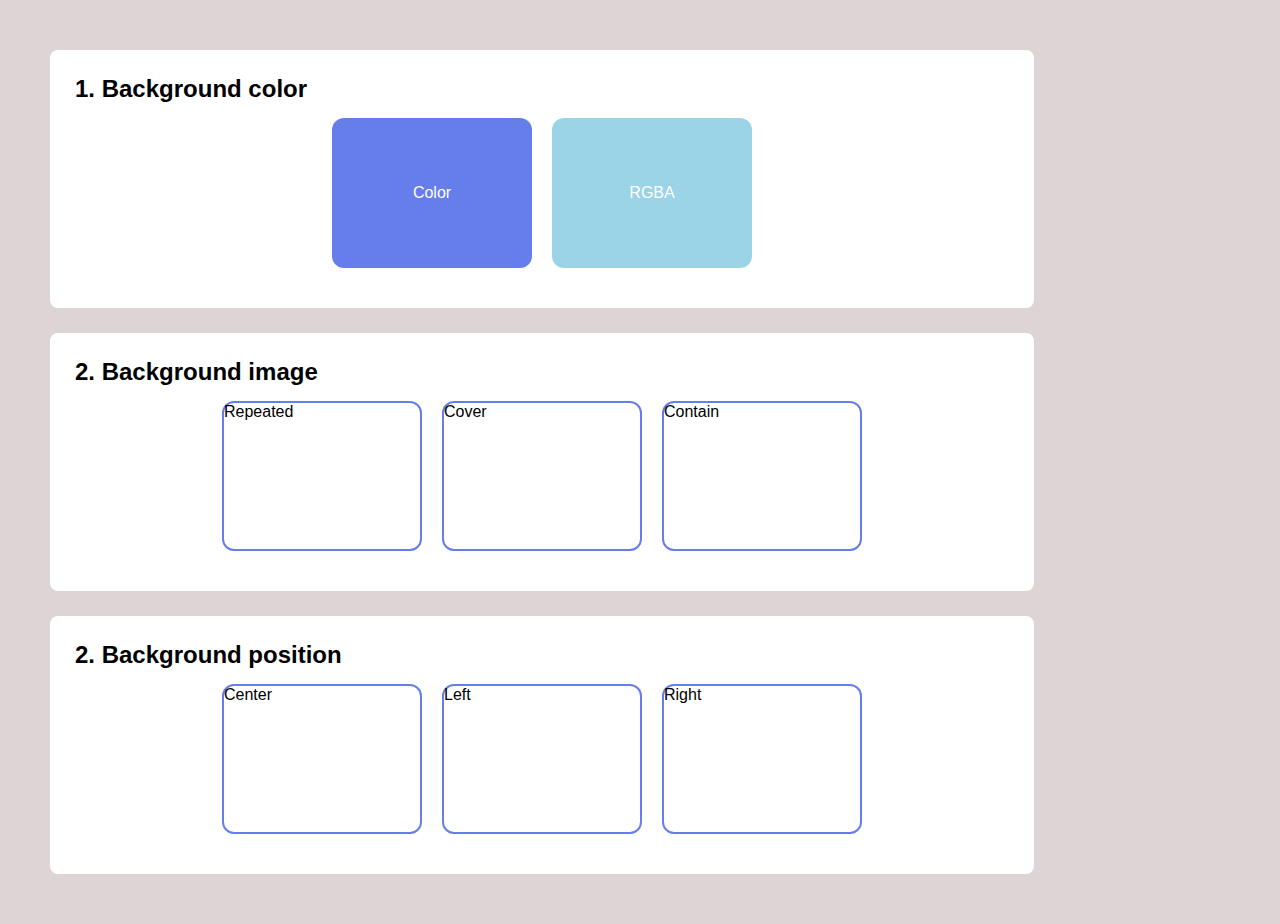
<file: Background/index.html>
<!DOCTYPE html>
<html lang="en">
<head>
    <meta charset="UTF-8">
    <meta name="viewport" content="width=device-width, initial-scale=1.0">
    <link rel="stylesheet" href="style.css">
    <title>Background</title>
</head>
<body>
    <div class="container">
        <div class="bg__color">
            <h2>1. Background color</h2>
            <div class="example_row">
                <div class="example__box__color">
                Color
                </div>
                <div class="example__box__rgba">
                RGBA
                </div>
            </div>
            
        </div>

        <div class="bg__image">
            <h2>2. Background image</h2>
            <div class="example_row">
                <div class="example__box__repeated">
                    Repeated
                </div>
                <div class="example__box__cover">
                    Cover
                </div>
                <div class="example__box__contain">
                    Contain
                </div>
            </div>
        </div>

        <div class="bg__position">
            <h2>2. Background position</h2>
            <div class="example_row">
                <div class="example__box__center">
                    Center
                </div>
                <div class="example__box__left">
                    Left
                </div>
                <div class="example__box__right">
                    Right
                </div>
            </div>
        </div>
    </div>
    
</body>
</html>
</file>
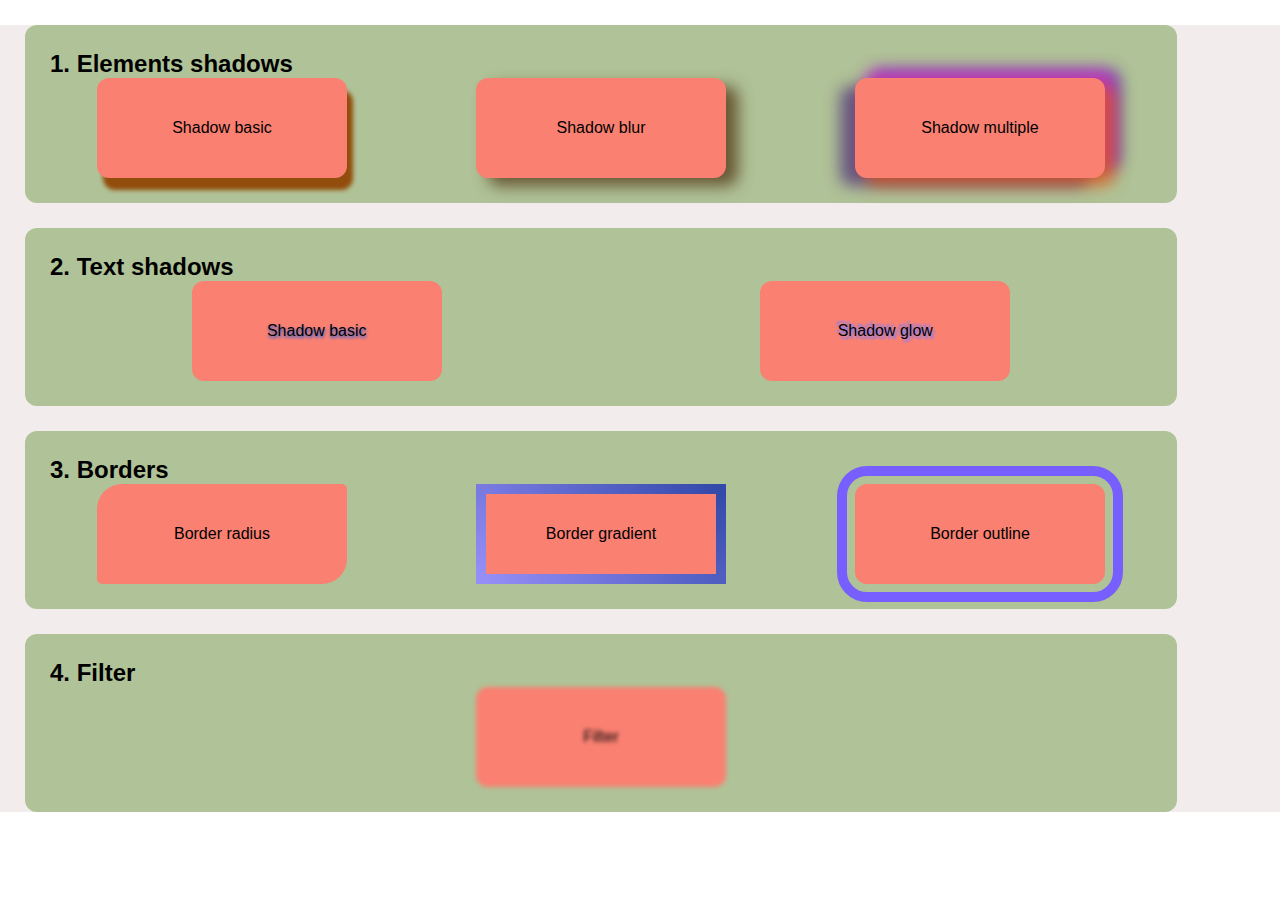
<file: Decoration/index.html>
<!DOCTYPE html>
<html lang="en">
<head>
    <meta charset="UTF-8">
    <meta name="viewport" content="width=device-width, initial-scale=1.0">
    <link rel="stylesheet" href="style.css">
    <title>Decorative CSS</title>
</head>
<body>
    <div class="main__container">
       <div class="example__card">
            <h2>1. Elements shadows</h2>
            <div class="example__box">
                <div class="example__sample shadow--basic">Shadow basic</div>
                <div class="example__sample shadow--blur">Shadow blur</div>
                <div class="example__sample shadow--multiple">Shadow multiple</div>
            </div>
        </div> 

        <div class="example__card">
            <h2>2. Text shadows</h2>
            <div class="example__box">
                <div class="example__sample shadow--basic--text">Shadow basic</div>
                <div class="example__sample shadow--glow">Shadow glow</div>
            </div>
        </div>

         <div class="example__card">
            <h2>3. Borders</h2>
            <div class="example__box">
                <div class="example__sample border--radius">Border radius</div>
                <div class="example__sample border--gradient">Border gradient</div>
                <div class="example__sample border--outline">Border outline</div>
            </div>
        </div>

        <div class="example__card">
            <h2>4. Filter</h2>
            <div class="example__box">
                <div class="example__sample sample--filter">Filter</div>
               
            </div>
        </div>




    </div>
    
</body>
</html>
</file>
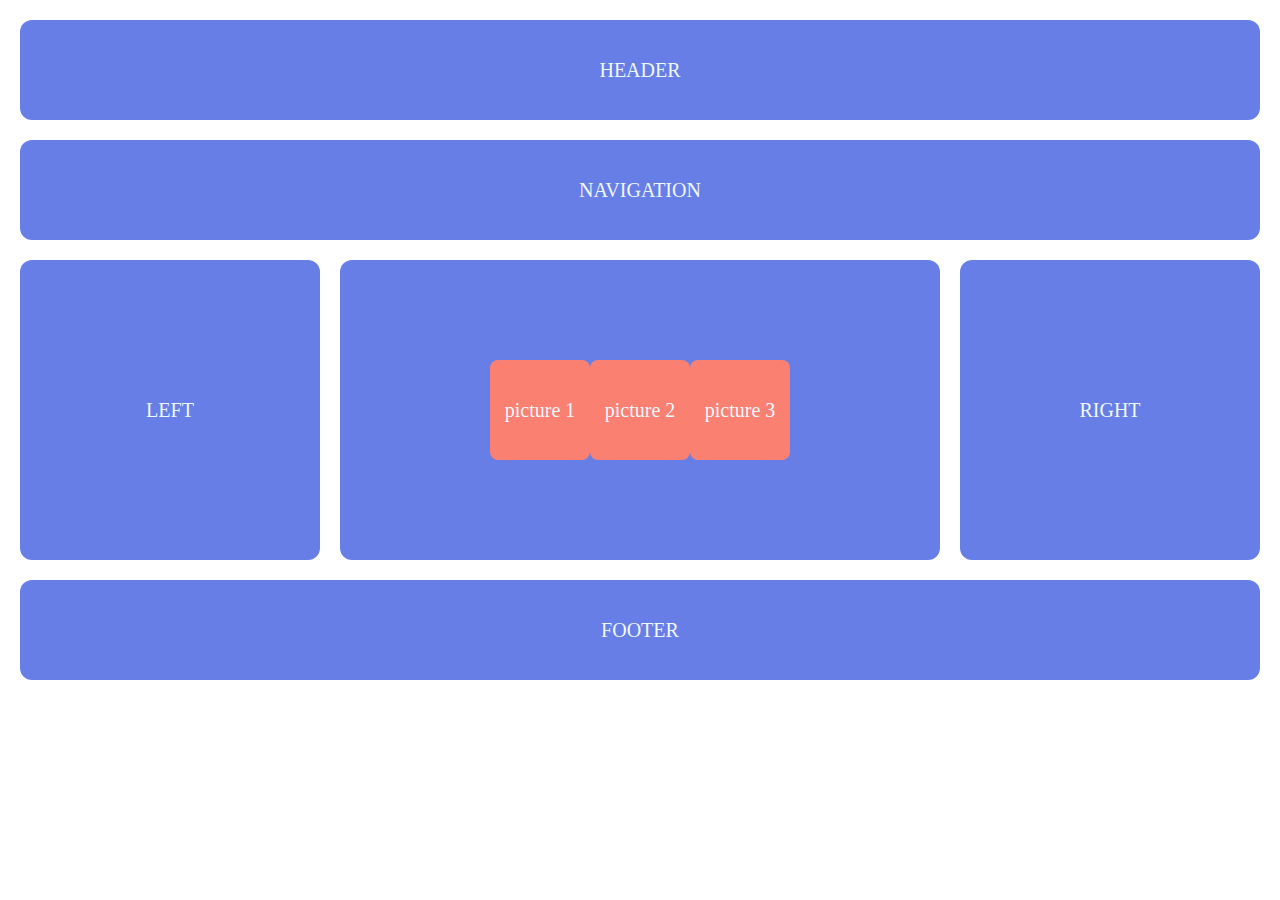
<file: Grid/index.html>
<!DOCTYPE html>
<html lang="en">
<head>
    <meta charset="UTF-8">
    <meta name="viewport" content="width=device-width, initial-scale=1.0">
    <link rel="stylesheet" href="style.css">
    <title>Grid CSS</title>
</head>
<body>
    <div class="main-container">
        <div class="section header">HEADER</div>
        <div class="section nav-bar">NAVIGATION</div>
        <div class="section left">LEFT</div>
        <div class="section middle">
            <div class="picture">picture 1</div>
            <div class="picture">picture 2</div>
            <div class="picture">picture 3</div>
        </div>
        <div class="section right">RIGHT</div>
        <div class="section footer">FOOTER</div>
    </div>
    
</body>
</html>
</file>
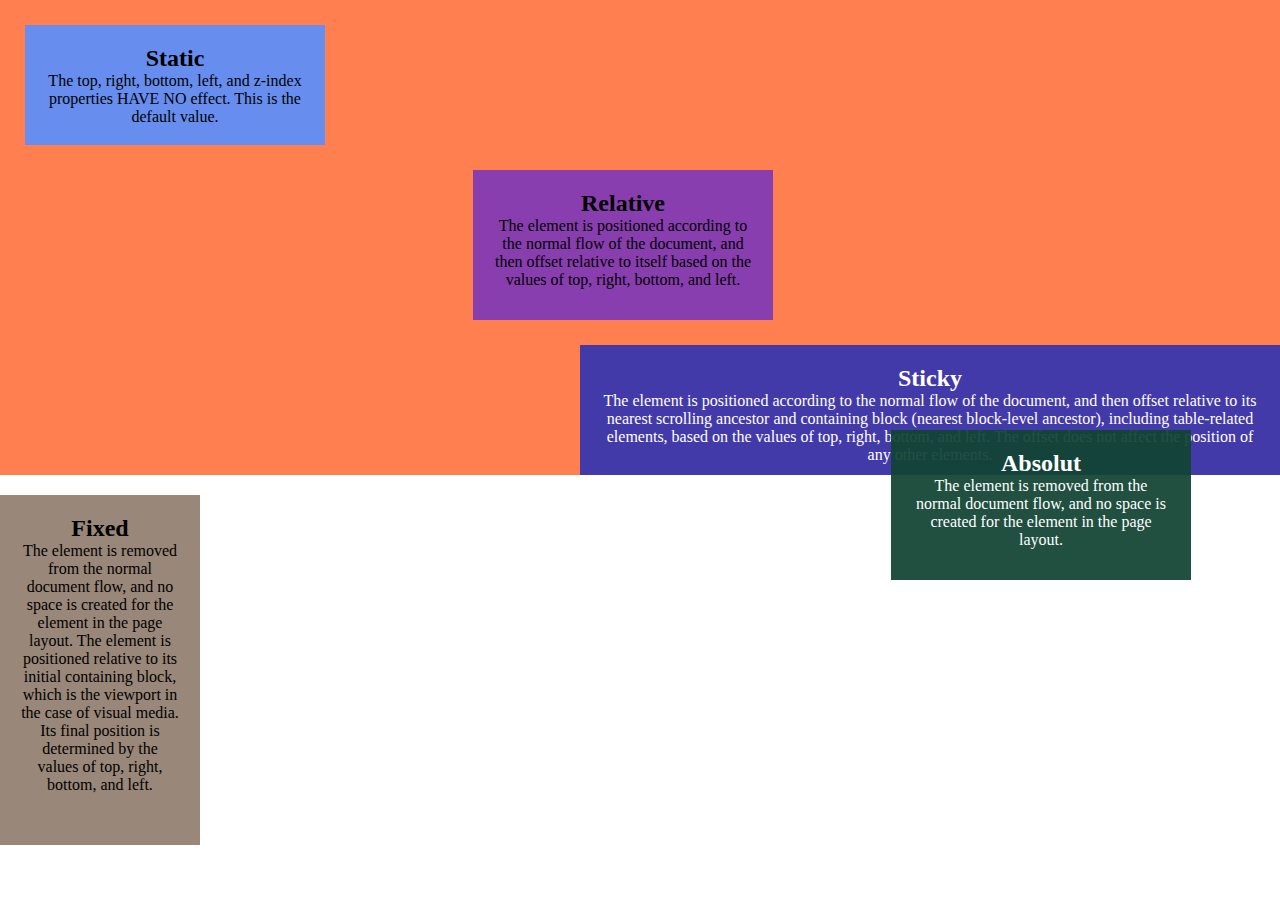
<file: Positioning/index.html>
<!DOCTYPE html>
<html lang="en">
<head>
    <meta charset="UTF-8">
    <meta name="viewport" content="width=device-width, initial-scale=1.0">
    <link rel="stylesheet" href="style.css">
    <title>Positioning</title>
</head>
<body>

    <div class="main__container">
        <div class="position__static">
            <h2>Static</h2>
            <p>The top, right, bottom, left, and z-index properties HAVE NO effect. This is the default value.</p> 
        </div>

        <div class="position__relative">
            <h2>Relative</h2>
            <p>The element is positioned according to the normal flow of the document, and then offset relative to itself based on the values of top, right, bottom, and left.</p> 
        </div>

         <div class="position__absolut">
            <h2>Absolut</h2>
            <p>The element is removed from the normal document flow, and no space is created for the element in the page layout. </p> 
        </div>

         <div class="position__fixed">
            <h2>Fixed</h2>
            <p>The element is removed from the normal document flow, and no space is created for the element in the page layout. The element is positioned relative to its initial containing block, which is the viewport in the case of visual media. Its final position is determined by the values of top, right, bottom, and left. </p> 
        </div>

        <div class="position__sticky">
            <h2>Sticky</h2>
            <p>The element is positioned according to the normal flow of the document, and then offset relative to its nearest scrolling ancestor and containing block (nearest block-level ancestor), including table-related elements, based on the values of top, right, bottom, and left. The offset does not affect the position of any other elements.</p> 
        </div>
    </div>
</body>
</html>
</file>
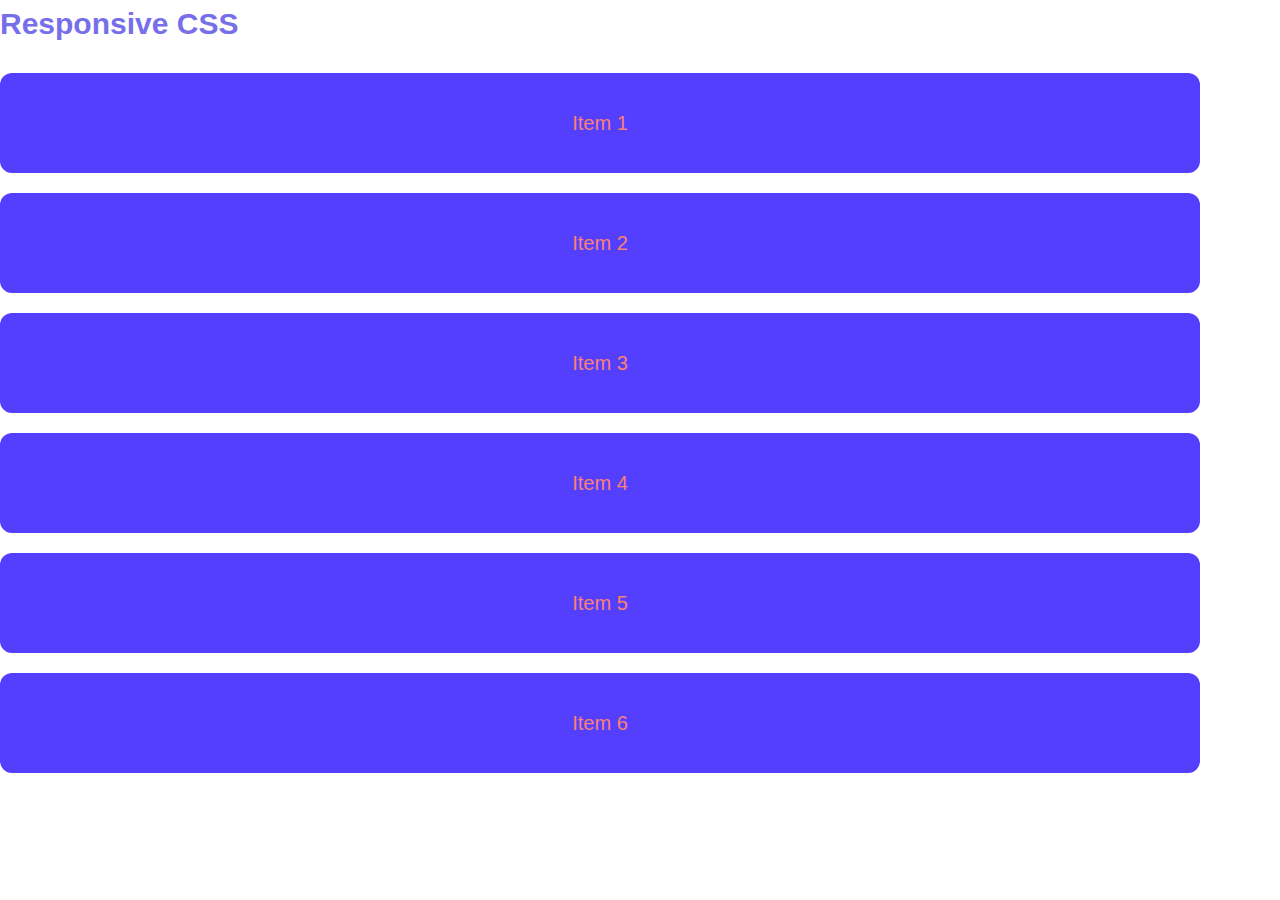
<file: ResponsiveCSS/index.html>
<!DOCTYPE html>
<html lang="en">
<head>
    <meta charset="UTF-8">
    <meta name="viewport" content="width=device-width, initial-scale=1.0">
    <link rel="stylesheet" href="style.css">
    <title>Responsive CSS</title>
</head>
<body>
    <main>
        <h2>Responsive CSS</h2>
        <div class="responsive-container">
            <div class="grid-box">
                <div class="item">Item 1</div>
                <div class="item">Item 2</div>
                <div class="item">Item 3</div>
                <div class="item">Item 4</div>
                <div class="item">Item 5</div>
                <div class="item">Item 6</div>

            </div>
        </div>
    </main>
    
</body>
</html>
</file>
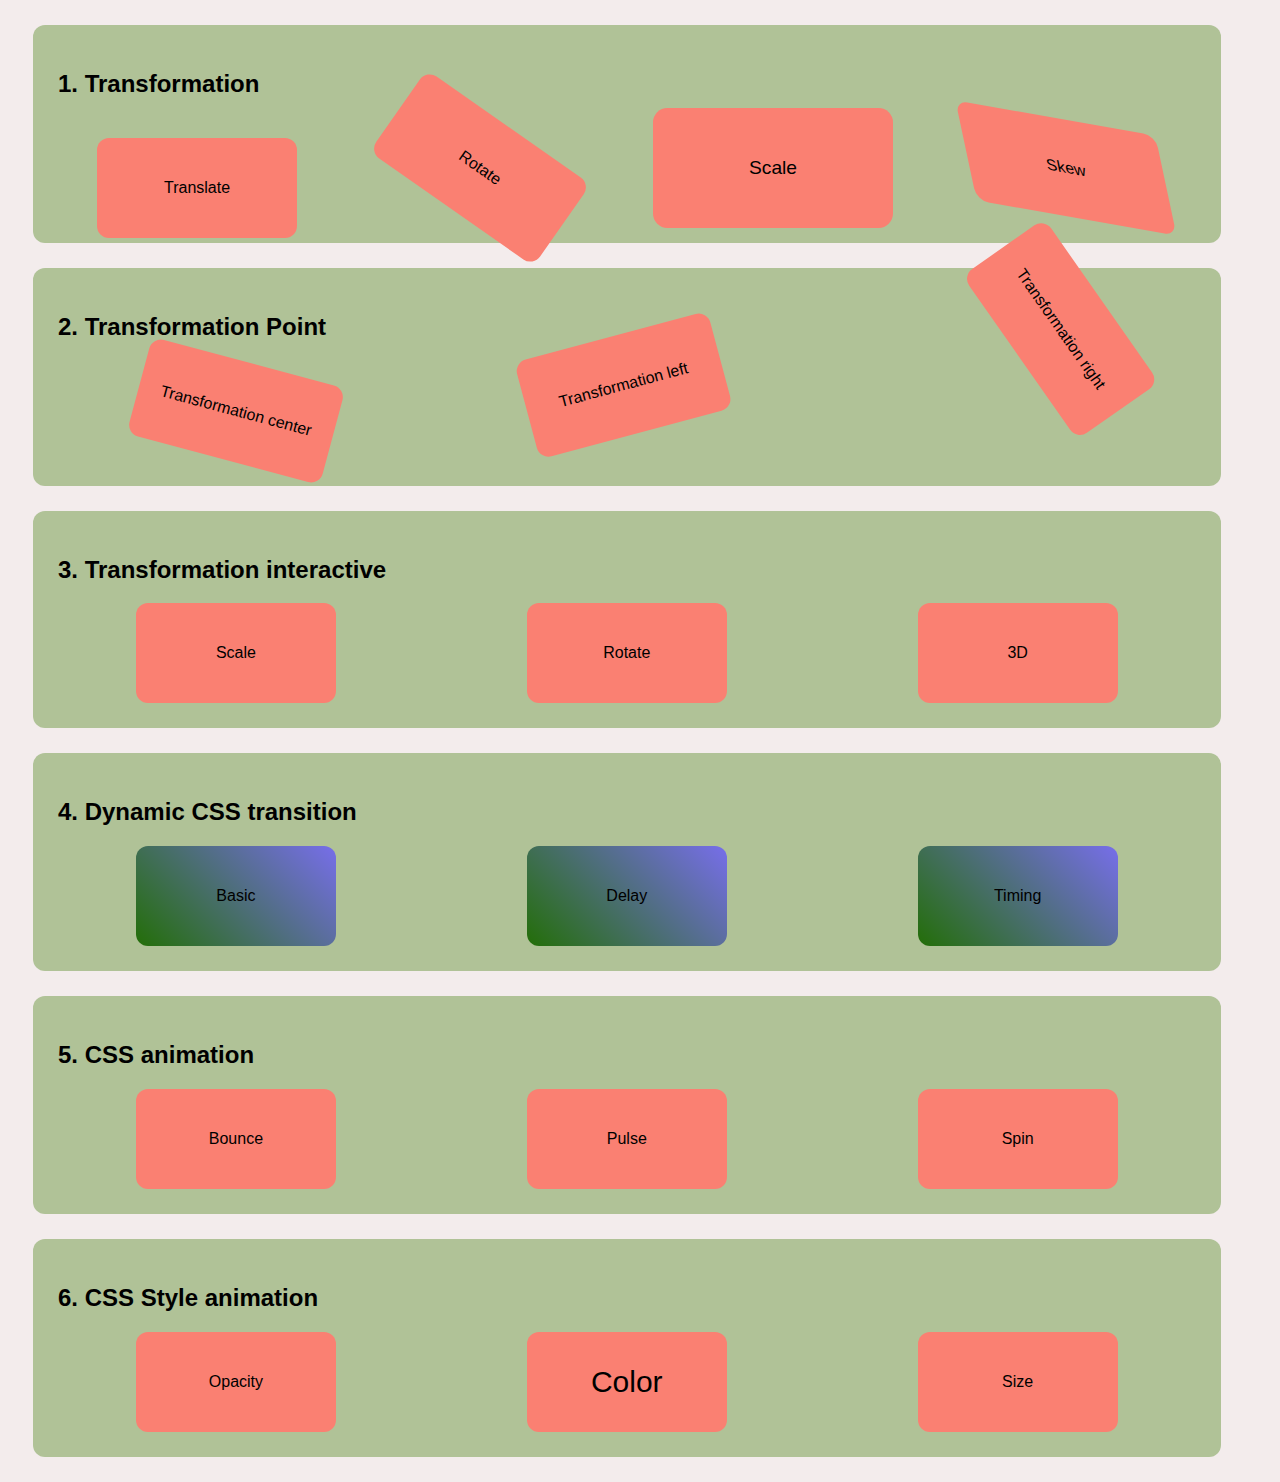
<file: Transformation/index.html>
<!DOCTYPE html>
<html lang="en">
<head>
    <meta charset="UTF-8">
    <meta name="viewport" content="width=device-width, initial-scale=1.0">
    <link rel="stylesheet" href="style.css">
    <title>Transformation</title>
</head>
<body>
    <div class="main__container">
       <div class="example__card">
            <h2>1. Transformation</h2>
            <div class="example__box">
                <div class="example__sample sample--translate">Translate</div>
                <div class="example__sample sample--rotate">Rotate</div>
                <div class="example__sample sample--scale">Scale</div>
                <div class="example__sample sample--skew">Skew</div>
            </div>
        </div> 

        <div class="example__card">
            <h2>2. Transformation Point</h2>
            <div class="example__box">
                <div class="example__sample sample--transformation--center">Transformation center</div>
                <div class="example__sample sample--transformation--left">Transformation left</div>
                <div class="example__sample sample--transformation--right">Transformation right</div>
            
            </div>
        </div> 

        <div class="example__card">
            <h2>3. Transformation interactive</h2>
            <div class="example__box">
                <div class="example__sample sample--transformation--scale">Scale</div>
                <div class="example__sample sample--transformation--rotate">Rotate</div>
                <div class="example__sample sample--transformation--3d">3D</div>
            </div>
        </div> 

        <div class="example__card">
            <h2>4. Dynamic CSS transition</h2>
            <div class="example__box">
                <div class="example__sample sample--transformation--basic">Basic</div>
                <div class="example__sample sample--transformation--delay">Delay</div>
                <div class="example__sample sample--transformation--timing">Timing</div>
            </div>
        </div> 

         <div class="example__card">
            <h2>5. CSS animation</h2>
            <div class="example__box">
                <div class="example__sample sample--animation--bounce">Bounce</div>
                <div class="example__sample sample--animation--pulse">Pulse</div>
                <div class="example__sample sample--animation--spin">Spin</div>
            </div>
        </div> 

         <div class="example__card">
            <h2>6. CSS Style animation</h2>
            <div class="example__box">
                <div class="example__sample sample--animation--opacity">Opacity</div>
                <div class="example__sample sample--animation--color">Color</div>
                <div class="example__sample sample--animation--size">Size</div>
            </div>
        </div> 



    </div>
    
</body>
</html>
</file>
<file: Background/style.css>
* {
    margin: 0;
    padding: 0;
    box-sizing: border-box;
}

.container {
    font-family: Arial, Helvetica, sans-serif;
    background-color: #ddd5d5;
    padding: 25px;
    
}


.bg__color {
    width: 80%;
    margin: 25px;
    padding: 25px;
    justify-content: center;
    background-color: white;
    border-radius: 8px;
    
}

.example_row {
    display: flex;
    justify-content: center;
    gap: 20px;
    margin: 15px;
    
}

.example__box__color {
    width: 200px;
    height: 150px;
    color: white;
    background-color: #667eea;
    display: flex;
    justify-content: center;
    align-items: center;
    border-radius: 12px;
}

.example__box__rgba {
   width: 200px;
    height: 150px;
    color: white;
    background-color: rgba(4, 144, 195, 0.4);
    display: flex;
    justify-content: center;
    align-items: center;
    border-radius: 12px; 
}

.bg__image {
    width: 80%;
    margin: 25px;
    padding: 25px;
    justify-content: center;
    background-color: white;
    border-radius: 8px;
    
}

.example__box__repeated {
    width: 200px;
    height: 150px;
    background-image: url('https://habsida-lms.s3.ap-northeast-2.amazonaws.com/webcore/logo.svg');
    background-repeat: repeat;
    background-size: 45px 45px;
    border: 2px solid #667eea;
    border-radius: 12px; 
}

.example__box__cover {
    width: 200px;
    height: 150px;
    background-image: url('https://habsida-lms.s3.ap-northeast-2.amazonaws.com/webcore/logo.svg');
    background-repeat: no-repeat;
    background-size: cover;
    background-position: center;
    border: 2px solid #667eea;
    border-radius: 12px; 
}

.example__box__contain {
    width: 200px;
    height: 150px;
    background-image: url('https://habsida-lms.s3.ap-northeast-2.amazonaws.com/webcore/logo.svg');
    background-repeat: no-repeat;
    background-size: contain;
    background-position: center;
    border: 2px solid #667eea;
    border-radius: 12px; 
}

.bg__position {
    width: 80%;
    margin: 25px;
    padding: 25px;
    justify-content: center;
    background-color: white;
    border-radius: 8px;
    
}

.example__box__center {
    width: 200px;
    height: 150px;
    background-image: url('https://habsida-lms.s3.ap-northeast-2.amazonaws.com/webcore/logo.svg');
    background-repeat: no-repeat;
    background-size: 50px;
    background-position: center;
    border: 2px solid #667eea;
    border-radius: 12px; 
}

.example__box__left {
    width: 200px;
    height: 150px;
    background-image: url('https://habsida-lms.s3.ap-northeast-2.amazonaws.com/webcore/logo.svg');
    background-repeat: no-repeat;
    background-size: 50px;
    background-position: left bottom;
    border: 2px solid #667eea;
    border-radius: 12px; 
}

.example__box__right {
    width: 200px;
    height: 150px;
    background-image: url('https://habsida-lms.s3.ap-northeast-2.amazonaws.com/webcore/logo.svg');
    background-repeat: no-repeat;
    background-size: 50px;
    background-position: right top;
    border: 2px solid #667eea;
    border-radius: 12px; 
}
</file>
<file: Decoration/style.css>
* {
    margin: 0;
    padding: 0;
    box-sizing: border-box;
    
}

.main__container {
    font-family: Arial, Helvetica, sans-serif;
    background-color: #f3ecec;
}

.example__card {
   width: 90%;
   margin: 25px;
   padding: 25px;
   background-color: rgba(74, 132, 26, 0.4);
   border-radius: 12px;

}

.example__box {
    display: flex;
    gap: 35px;
    justify-content: space-around;
}

.example__sample {
    display: flex;
    width: 250px;
    height: 100px;
    border-radius: 12px;
    background-color: salmon;
    justify-content: center;
    align-items: center;
}

.shadow--basic {
    box-shadow: 6px 12px 4px rgb(146, 76, 11); 
}

.shadow--blur {
    box-shadow: 12px 8px 15px rgba(73, 42, 9, 0.7);
}

.shadow--multiple {
    box-shadow: 
    10px 8px 15px rgba(226, 87, 12, 0.7),
    10px -8px 15px rgba(229, 40, 216, 0.7),
    15px -8px 15px rgba(60, 41, 156, 0.7),
    -15px 8px 15px rgba(74, 42, 121, 0.7);
}  

.shadow--basic--text {
    text-shadow: 0.5px 2px 3px #195ede;
}

.shadow--glow {
    text-shadow:
    2px 3px 2px #887eea,
    -2px -3px 2px #887eea;
}

.border--radius {
    border-radius: 25px 5px;
}

.border--gradient {
    border: 10px solid;
    border-image: linear-gradient(45deg, #958ef7, #334aaa) 1;
}

.border--outline {
    outline: 10px solid #775fff;
    outline-offset: 8px;
}

.sample--filter {
    filter: blur(2px);
}
</file>
<file: Grid/style.css>
* {
    margin: 0;
    padding: 0;
}

.main-container {
    display: grid;
    grid-template-columns: 1fr 2fr 1fr;
    grid-template-rows: 100px 100px 300px 100px;
    padding: 20px;
    gap: 20px;
}

.section {
    display: flex;
    background-color: #667ee6;
    color: aliceblue;
    font-size: 20px;
    border-radius: 12px;
    justify-content: center;
    align-items: center;
    
}

.header {
    grid-column: 1/4;
}

.nav-bar {
    grid-column: 1/4;
}

.left {
    grid-column: 1/2;
}

.right {
    grid-column: 3/4;
}

.middle {
    grid-column: 2/3;
}

.picture {
    display: flex;
    width: 100px;
    height: 100px;
    background-color: salmon;
    justify-content: center;
    align-items: center;
    align-content: space-around;
    border-radius: 8px;
}

.footer {
    grid-column: 1/4;
}
</file>
<file: Positioning/style.css>
* {
    margin: 0;
    padding: 0;
    box-sizing: border-box;
}

.main__container {
    background-color: coral;
    overflow: scroll;
}
.position__static {
    width: 300px;
    height: 120px;
    margin: 25px;
    padding: 20px;
    text-align: center;
    background-color: #678eee;
   
    position: static;
}

.position__relative {
    width: 300px;
    height: 150px;
    margin: 25px;
    padding: 20px;
    text-align: center;
    background-color: #883eae;

    position: relative;
    bottom: 25%;
    left: 35%;
}

.position__absolut {
    width: 300px;
    height: 150px;
    margin: 25px;
    padding: 20px;
    text-align: center;
    background-color: #143e;
    color: white;

    position: absolute;
    top: 45%;
    right: 5%;
    z-index: 1;

}

.position__fixed {
    width: 200px;
    height: 350px;
    padding: 20px;
    text-align: center;
    background-color: #998779;
    color: black;

    position: fixed;
    top: 55%;
    z-index: 2;
}

.position__sticky {
    width: 700px;
    height: 130px;
    padding: 20px;
    text-align: center;
    background-color: #433aaa;
    color: white;

    position: sticky;
    top: 35%;
    left: 65%;
}
</file>
<file: ResponsiveCSS/style.css>
* {
    box-sizing: border-box;
    margin: 0;
    padding: 0;
}

body {
    font-family: Arial, Helvetica, sans-serif;
    line-height: 1.6;
    font-size: 20px;
}

main {
    max-width: 1200px;
}

h2 {
    color: #776eea;
    margin-bottom: 25px;
}

.grid-box {
    display: grid;
    grid-template-columns: 1fr;
    grid-template-rows: 100px 100px 100px 100px 100px 100px;
    
    gap: 20px;
}

.item {
    display: flex;
    padding: 25px;
    justify-content: center;
    align-items: center;
    border-radius: 12px;
    background-color: #543fff;
    color: salmon;
}
</file>
<file: Transformation/style.css>
body {
    font-family: Arial, Helvetica, sans-serif;
    background-color: #f3ecec;
}

.example__card {
   width: 90%;
   margin: 25px;
   padding: 25px;
   background-color: rgba(74, 132, 26, 0.4);
   border-radius: 12px;

}

.example__box {
    display: flex;
    flex-wrap: wrap;
    gap: 35px;
    justify-content: space-around;
}

.example__sample {
    display: flex;
    width: 200px;
    height: 100px;
    border-radius: 12px;
    background-color: salmon;
    justify-content: center;
    align-items: center;
}

.sample--translate {
    transform: translate(10px, 20px);
}

.sample--rotate {
    transform: rotate(35deg);
}

.sample--scale {
    transform: scale(1.2);
}

.sample--skew {
    transform: skew(12deg, 10deg);
}

.sample--transformation--center {
    transform-origin: center;
    transform: rotate(15deg);
}

.sample--transformation--left {
    transform-origin: left;
    transform: rotate(-15deg);
}

.sample--transformation--right {
    transform-origin: right;
    transform: rotate(55deg);
}

.sample--transformation--scale:hover {
    transition: transform 0.5s ease-in-out;
    transform: scale(1.2);
}

.sample--transformation--rotate:hover {
    transition: transform 1s ease-in-out;
    transform: rotate(360deg);
}

.sample--transformation--3d:hover {
    transition: transform 0.6s ease-in-out;
    transform: perspective(100px) rotateX(45deg);
}

/* Transition CSS */
.sample--transformation--basic {
    transition: all 1s ease-in-out;
    background: linear-gradient(45deg, #236e08, #776eea);
}

.sample--transformation--basic:hover {
    background: linear-gradient(45deg, #776eea, #236e08);
    transform: scale(1.3);
}

.sample--transformation--delay {
    transition: all 0.3s ease-in 0.5s;
    background: linear-gradient(45deg, #236e08, #776eea);
}

.sample--transformation--delay:hover {
    background: linear-gradient(45deg, #236e08, #776eea);
    transform: translateY(-15px);
}

.sample--transformation--timing {
    transition: all 0.3s ease 1s;
    background: linear-gradient(45deg, #236e08, #776eea);
}

.sample--transformation--timing:hover {
    background: linear-gradient(45deg, #236e08, #776eea);
    transform: rotate(360deg) scale(1.4);
}

.sample--animation--bounce {
    animation: bounce 2s infinite; 
}
@keyframes bounce{
    0% {
        transform: translateY(0);
    }
    50% {
         transform: translateY(-20px)
    }
}

.sample--animation--pulse {
    animation: pulse 1s infinite; 
}
@keyframes pulse {
    0% {
        transform: scale(1);
    }
    50% {
         transform: scale(1.2);
    }
}

.sample--animation--spin {
    animation: spin 2s linear infinite; 
}

@keyframes spin{
    0% {
        transform: rotate(0deg);
    }
    100% {
         transform: rotate(360deg);
    }
    
}

.sample--animation--opacity {
    transition: opacity 1s transform ease;
}
.sample--animation--opacity:hover {
    opacity: 0.5;
    transform: translateY(-10px);
}

.sample--animation--color {
    transition: color 1s ease;
    font-size: 30px;
}
.sample--animation--color:hover {
    color: #0f8915;
}

.sample--animation--size {
    transition: font-size 1s ease-in-out;
}
.sample--animation--size:hover {
    font-size: 40px;
}
</file>
